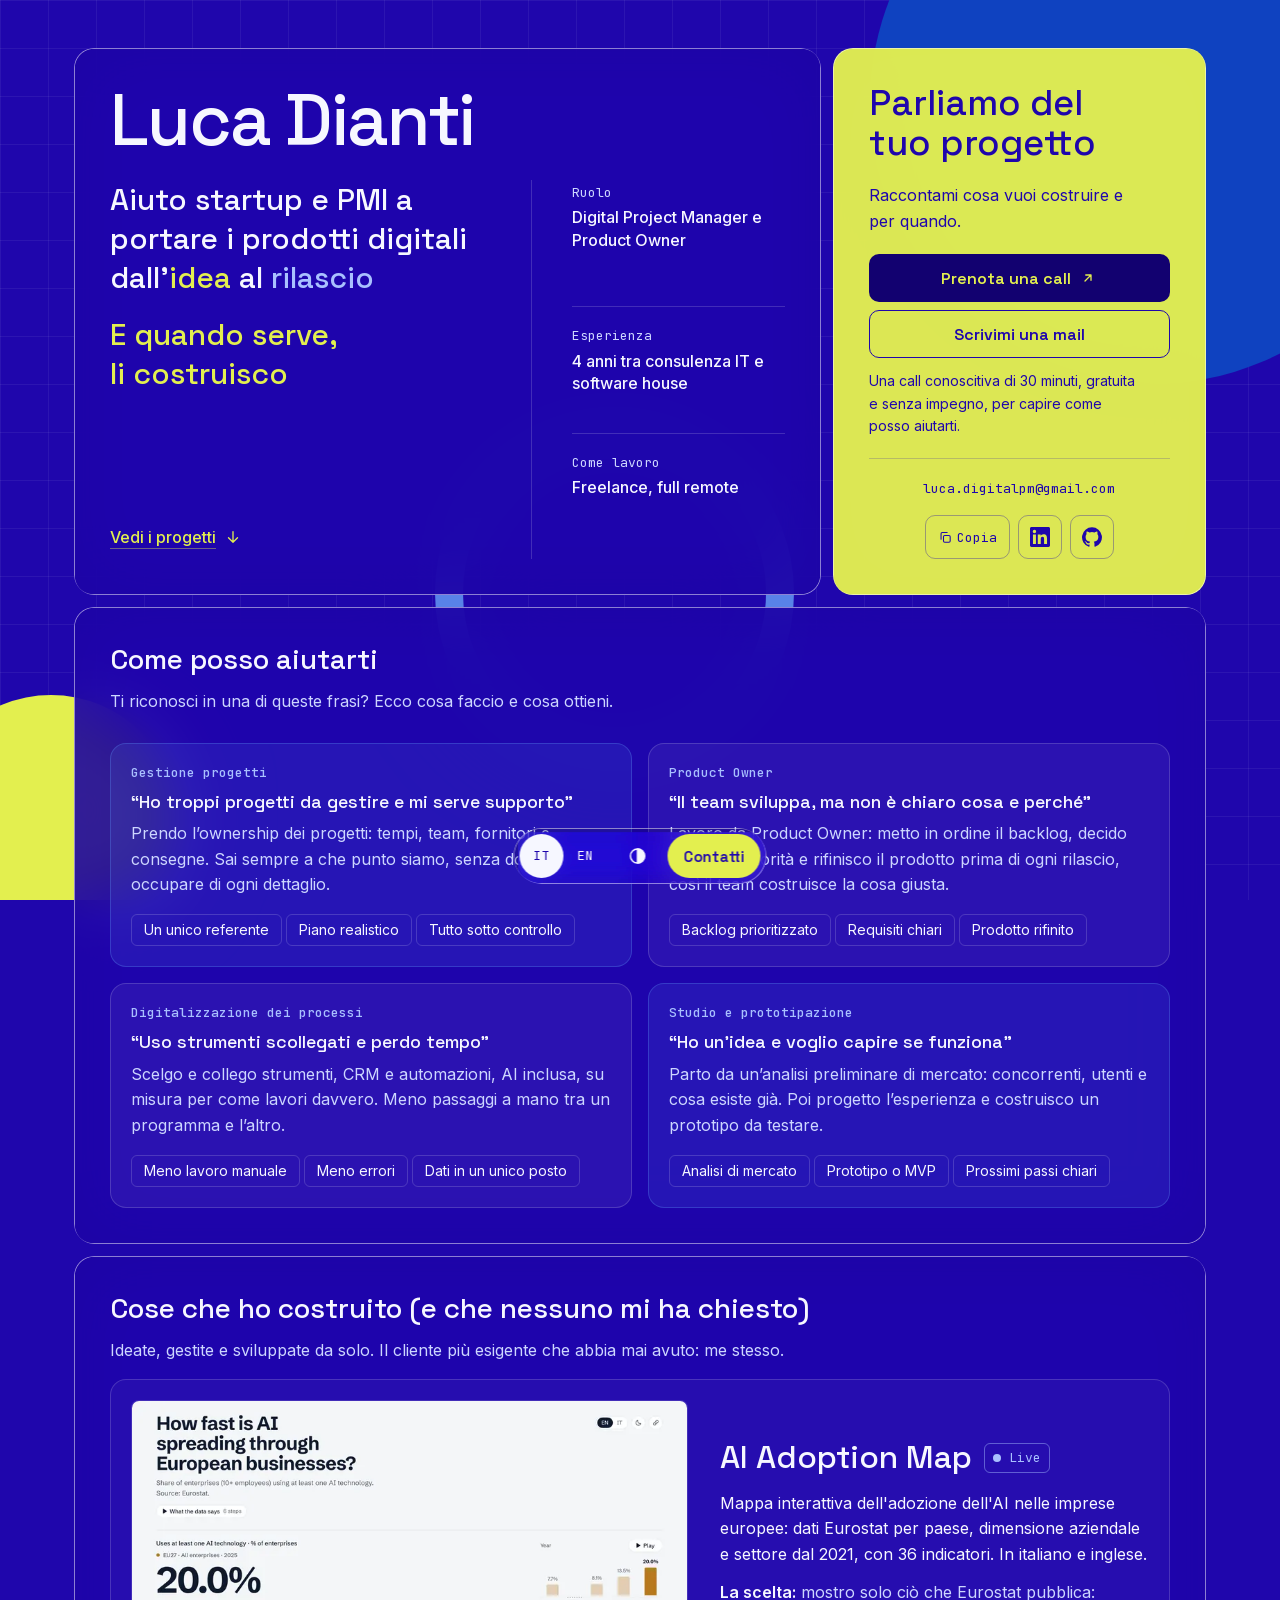
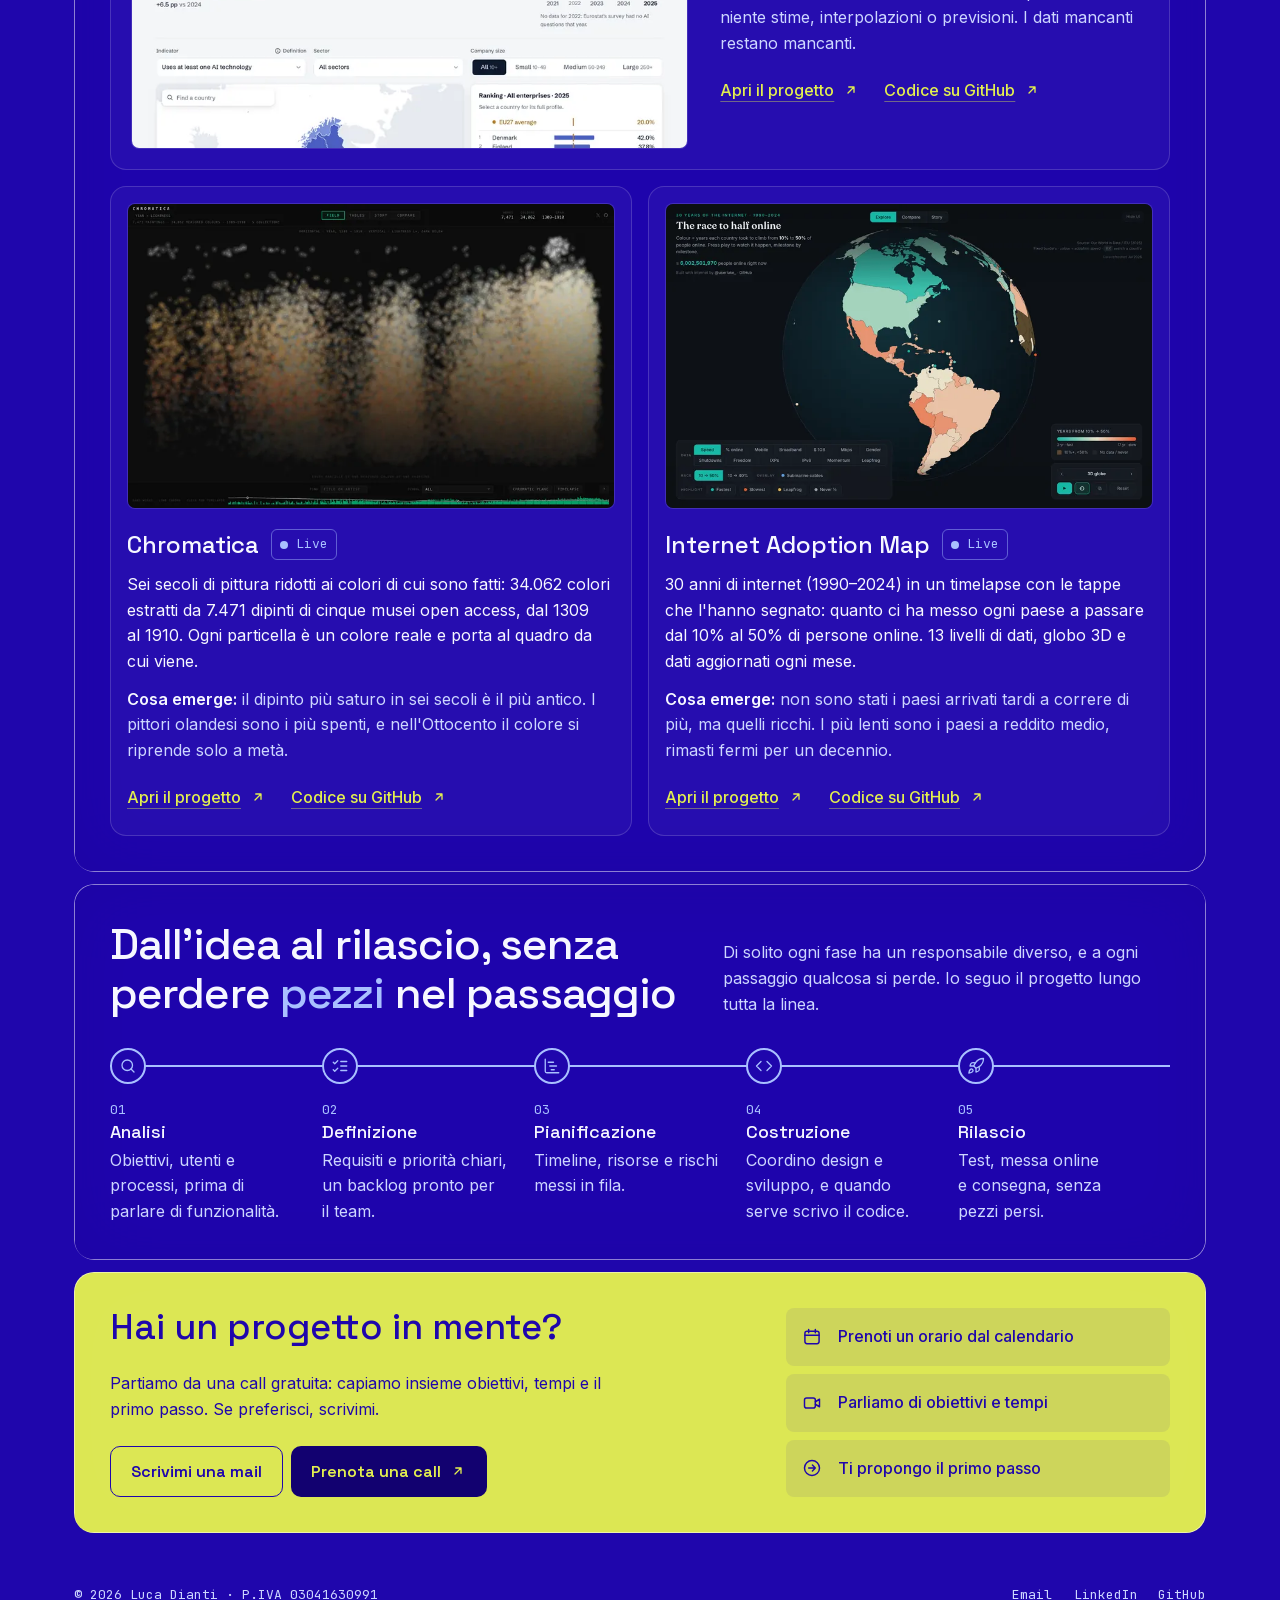
<file: index.html>
<!doctype html>
<html lang="it">
<head>
  <meta charset="utf-8">
  <meta name="viewport" content="width=device-width, initial-scale=1">
  <title>Luca Dianti | Digital Project Manager &amp; Product Owner freelance</title>
  <meta name="description" content="Digital Project Manager e Product Owner freelance. Gestisco prodotti digitali da 0 a 1 e li costruisco: sviluppo web full-stack, automazioni e integrazioni AI.">
  <meta name="theme-color" content="#1F06AC">
  <meta property="og:type" content="website">
  <meta property="og:title" content="Luca Dianti | Project Manager · Product Owner · Product Builder">
  <meta property="og:description" content="Aiuto startup e PMI a portare i prodotti digitali dall'idea al rilascio. E quando serve, li costruisco.">
  <meta property="og:locale" content="it_IT">
  <!-- URL assoluti richiesti da LinkedIn: aggiornare quando c'è un dominio -->
  <meta property="og:url" content="https://userman12.github.io/personal_portfolio/">
  <meta property="og:image" content="https://userman12.github.io/personal_portfolio/assets/og-image-it.png">
  <meta property="og:image:width" content="1200">
  <meta property="og:image:height" content="630">
  <meta property="og:image:alt" content="Luca Dianti: aiuto startup e PMI a portare i prodotti digitali dall’idea al rilascio.">
  <meta name="twitter:card" content="summary_large_image">
  <link rel="canonical" href="https://userman12.github.io/personal_portfolio/">
  <link rel="alternate" hreflang="it" href="https://userman12.github.io/personal_portfolio/">
  <link rel="alternate" hreflang="en" href="https://userman12.github.io/personal_portfolio/en/">
  <link rel="alternate" hreflang="x-default" href="https://userman12.github.io/personal_portfolio/">
  <link rel="prefetch" href="en/">
  <!-- Il browser non disegna la pagina finché non arriva a #ready: niente salto al cambio lingua -->
  <link rel="expect" href="#ready" blocking="render">
  <link rel="icon" href="favicon.svg" type="image/svg+xml">
  <link rel="preload" href="assets/fonts/inter-latin.woff2" as="font" type="font/woff2" crossorigin>
  <link rel="preload" href="assets/fonts/space-grotesk-latin.woff2" as="font" type="font/woff2" crossorigin>
  <link rel="stylesheet" href="style.css?v=58">
  <script>
    try {
      const t = localStorage.getItem('theme');
      if (t) {
        document.documentElement.dataset.theme = t;
        document.querySelector('meta[name="theme-color"]').content = t === 'light' ? '#f4f5fc' : '#1F06AC';
      }
    } catch (e) {}
  </script>
  <script type="application/ld+json">{"@context": "https://schema.org", "@type": "Person", "name": "Luca Dianti", "jobTitle": "Digital Project Manager e Product Owner freelance", "description": "Aiuto startup e PMI a portare i prodotti digitali dall'idea al rilascio.", "url": "https://userman12.github.io/personal_portfolio/", "email": "mailto:luca.digitalpm@gmail.com", "address": {"@type": "PostalAddress", "addressCountry": "IT"}, "sameAs": ["https://www.linkedin.com/in/itpm222/", "https://github.com/userman12"]}</script>
</head>
<body>
  <div class="backdrop" aria-hidden="true"><span class="orb orb-1"></span><span class="orb orb-2"></span><span class="ring"></span></div>
  <div class="dock lg-glass" data-lens>
    <nav class="lang mono" aria-label="Lingua">
      <a href="./" hreflang="it" aria-current="page">IT</a>
      <a href="en/" hreflang="en" lang="en">EN</a>
    </nav>
    <button class="icon-btn theme-btn" type="button" aria-label="Tema chiaro" aria-pressed="false">
      <svg viewBox="0 0 24 24" aria-hidden="true"><circle cx="12" cy="12" r="8.5" fill="none" stroke="currentColor" stroke-width="1.75"/><path d="M12 3.5a8.5 8.5 0 0 1 0 17z" fill="currentColor"/></svg>
    </button>
    <a class="dock-cta" href="#contatti">Contatti</a>
  </div>
  <!-- Barra fissa in alto: compare quando i contatti escono dallo schermo (main.js) -->
  <header class="topbar lg-glass" inert>
    <p class="topbar-id"><strong>Luca Dianti</strong> <span class="mono muted">Digital PM · Product Owner</span></p>
    <a class="pill pill-line topbar-mail" href="mailto:luca.digitalpm@gmail.com?subject=Nuovo%20progetto">Scrivimi</a>
    <a class="pill pill-solid" href="https://calendly.com/luca-digitalpm" target="_blank" rel="noopener">Prenota una call
      <svg viewBox="0 0 24 24" aria-hidden="true"><path d="M8 16 16 8M9 8h7v7"/></svg>
      <span class="sr-only">(si apre in una nuova scheda)</span>
    </a>
  </header>
  <main class="bento">
    <!-- Chi sono -->
    <section class="tile lg-glass tile-intro" aria-labelledby="name">
      <h1 id="name">Luca Dianti</h1>
      <p class="headline">Aiuto startup e PMI a portare i prodotti digitali <span class="nowrap">dall'<span class="chip">idea</span></span> <span class="nowrap">al <span class="chip chip-sky">rilascio</span></span> <em>E quando serve, li <span class="nowrap"><span class="chip">costruisco</span></span></em></p>
      <dl class="facts" aria-label="In breve">
        <div><dt>Ruolo</dt><dd>Digital Project Manager e Product Owner</dd></div>
        <div><dt>Esperienza</dt><dd>4 anni tra consulenza IT e software house</dd></div>
        <div><dt>Come lavoro</dt><dd>Freelance, full remote</dd></div>
      </dl>
      <a class="text-link" href="#lab">Vedi i progetti
        <svg viewBox="0 0 24 24" aria-hidden="true"><path d="M12 5v14M6 13l6 6 6-6"/></svg>
      </a>
    </section>

    <!-- Contatti -->
    <section class="tile lg-glass tile-cta" aria-labelledby="contatti">
      <h2 id="contatti" class="cta-title">Parliamo del tuo progetto</h2>
      <p class="cta-note">Raccontami cosa vuoi costruire e per quando.</p>
      <div class="cta-actions">
        <a class="btn btn-solid" href="https://calendly.com/luca-digitalpm" target="_blank" rel="noopener">Prenota una call
          <svg viewBox="0 0 24 24" aria-hidden="true"><path d="M8 16 16 8M9 8h7v7"/></svg>
          <span class="sr-only">(si apre in una nuova scheda)</span>
        </a>
        <a class="btn btn-line" href="mailto:luca.digitalpm@gmail.com?subject=Nuovo%20progetto">Scrivimi una mail</a>
      </div>
      <p class="cta-hint">Una call conoscitiva di 30 minuti, gratuita e senza impegno, per capire come posso aiutarti.</p>
      <div class="cta-foot">
        <span class="mono mail">luca.digitalpm@<wbr>gmail.com</span>
        <div class="contact-row">
          <button class="copy-btn mono" type="button" data-copy="luca.digitalpm@gmail.com" data-done="Copiata">
            <svg viewBox="0 0 24 24" aria-hidden="true"><rect x="9" y="9" width="11" height="11" rx="2"/><path d="M5 15V6a2 2 0 0 1 2-2h8"/></svg>
            <span class="copy-label">Copia</span>
            <svg class="check" viewBox="0 0 24 24" aria-hidden="true"><path d="M5 12.5l4.5 4.5L19 7.5"/></svg>
          </button>
          <ul class="social-icons">
            <li><a class="icon-btn" href="https://www.linkedin.com/in/itpm222/" target="_blank" rel="noopener" aria-label="LinkedIn (si apre in una nuova scheda)">
              <svg viewBox="0 0 24 24" aria-hidden="true" class="fill"><path d="M20.45 20.45h-3.55v-5.57c0-1.33-.03-3.04-1.85-3.04-1.86 0-2.14 1.45-2.14 2.94v5.67H9.35V9h3.41v1.56h.05c.48-.9 1.64-1.85 3.37-1.85 3.6 0 4.27 2.37 4.27 5.46v6.28zM5.34 7.43a2.06 2.06 0 1 1 0-4.13 2.06 2.06 0 0 1 0 4.13zm1.78 13.02H3.56V9h3.56v11.45zM22.23 0H1.77C.79 0 0 .77 0 1.73v20.54C0 23.23.79 24 1.77 24h20.45c.98 0 1.78-.77 1.78-1.73V1.73C24 .77 23.2 0 22.22 0z"/></svg>
            </a></li>
            <li><a class="icon-btn" href="https://github.com/userman12" target="_blank" rel="noopener" aria-label="GitHub (si apre in una nuova scheda)">
              <svg viewBox="0 0 24 24" aria-hidden="true" class="fill"><path d="M12 .3a12 12 0 0 0-3.8 23.38c.6.12.82-.26.82-.57l-.01-2.04c-3.34.72-4.04-1.61-4.04-1.61-.55-1.39-1.34-1.76-1.34-1.76-1.09-.74.08-.73.08-.73 1.2.09 1.84 1.24 1.84 1.24 1.07 1.83 2.8 1.3 3.49 1 .11-.78.42-1.3.76-1.6-2.67-.3-5.47-1.33-5.47-5.93 0-1.31.47-2.38 1.24-3.22-.14-.3-.54-1.52.1-3.18 0 0 1.01-.32 3.3 1.23a11.5 11.5 0 0 1 6 0c2.28-1.55 3.29-1.23 3.29-1.23.64 1.66.24 2.88.12 3.18a4.65 4.65 0 0 1 1.23 3.22c0 4.61-2.8 5.63-5.48 5.92.43.37.81 1.1.81 2.22l-.01 3.29c0 .32.21.69.82.57A12 12 0 0 0 12 .3"/></svg>
            </a></li>
          </ul>
        </div>
      </div>
      <p class="sr-only" role="status" aria-live="polite"></p>
    </section>

    <!-- Servizi -->
    <section class="tile lg-glass tile-services" aria-labelledby="servizi">
      <h2 id="servizi">Come posso aiutarti</h2>
      <p class="muted services-intro">Ti riconosci in una di queste frasi? Ecco cosa faccio e cosa ottieni.</p>
      <div class="services">
        <article class="service tone-sky">
          <h3 class="mono group-role">Gestione progetti</h3>
          <p class="service-need">“Ho troppi progetti da gestire e mi serve supporto”</p>
          <p class="muted">Prendo l’ownership dei progetti: tempi, team, fornitori e consegne. Sai sempre a che punto siamo, senza doverti occupare di ogni dettaglio.</p>
          <ul class="service-gets"><li>Un unico referente</li><li>Piano realistico</li><li>Tutto sotto controllo</li></ul>
        </article>
        <article class="service tone-royal">
          <h3 class="mono group-role">Product Owner</h3>
          <p class="service-need">“Il team sviluppa, ma non è chiaro cosa e perché”</p>
          <p class="muted">Lavoro da Product Owner: metto in ordine il backlog, decido con te le priorità e rifinisco il prodotto prima di ogni rilascio, così il team costruisce la cosa giusta.</p>
          <ul class="service-gets"><li>Backlog prioritizzato</li><li>Requisiti chiari</li><li>Prodotto rifinito</li></ul>
        </article>
        <article class="service tone-royal">
          <h3 class="mono group-role">Digitalizzazione dei processi</h3>
          <p class="service-need">“Uso strumenti scollegati e perdo tempo”</p>
          <p class="muted">Scelgo e collego strumenti, CRM e automazioni, AI inclusa, su misura per come lavori davvero. Meno passaggi a mano tra un programma e l’altro.</p>
          <ul class="service-gets"><li>Meno lavoro manuale</li><li>Meno errori</li><li>Dati in un unico posto</li></ul>
        </article>
        <article class="service tone-sky">
          <h3 class="mono group-role">Studio e prototipazione</h3>
          <p class="service-need">“Ho un’idea e voglio capire se funziona”</p>
          <p class="muted">Parto da un’analisi preliminare di mercato: concorrenti, utenti e cosa esiste già. Poi progetto l’esperienza e costruisco un prototipo da testare.</p>
          <ul class="service-gets"><li>Analisi di mercato</li><li>Prototipo o MVP</li><li>Prossimi passi chiari</li></ul>
        </article>
      </div>
    </section>

    <!-- Lab -->
    <section class="tile lg-glass tile-lab" id="lab" aria-labelledby="lab-title">
      <h2 id="lab-title">Cose che ho costruito (e che nessuno mi ha chiesto)</h2>
      <p class="muted lab-intro">Ideate, gestite e sviluppate da solo. Il cliente più esigente che abbia mai avuto: me stesso.</p>
      <div class="projects">
      <article class="project project-hero">
        <a class="shot" href="https://userman12.github.io/ai-adoption-map/" target="_blank" rel="noopener" tabindex="-1" aria-hidden="true">
          <img src="assets/ai-adoption-map-800.webp" srcset="assets/ai-adoption-map-800.webp 800w, assets/ai-adoption-map-1600.webp 1600w" sizes="(min-width: 1024px) 520px, 100vw" width="1600" height="1000" loading="lazy" decoding="async" alt="">
        </a>
        <div class="project-body">
          <div class="project-head">
            <h3>AI Adoption Map</h3>
            <span class="badge badge-live mono">Live</span>
          </div>
          <p>Mappa interattiva dell'adozione dell'AI nelle imprese europee: dati Eurostat per paese, dimensione aziendale e settore dal 2021, con 36 indicatori. In italiano e inglese.</p>
          <p class="project-note muted"><strong>La scelta:</strong> mostro solo ciò che Eurostat pubblica: niente stime, interpolazioni o previsioni. I dati mancanti restano mancanti.</p>
          <div class="project-links">
            <a class="text-link" href="https://userman12.github.io/ai-adoption-map/" target="_blank" rel="noopener">Apri il progetto
              <svg viewBox="0 0 24 24" aria-hidden="true"><path d="M8 16 16 8M9 8h7v7"/></svg><span class="sr-only">(si apre in una nuova scheda)</span></a>
            <a class="text-link" href="https://github.com/userman12/ai-adoption-map" target="_blank" rel="noopener">Codice su GitHub
              <svg viewBox="0 0 24 24" aria-hidden="true"><path d="M8 16 16 8M9 8h7v7"/></svg><span class="sr-only">(si apre in una nuova scheda)</span></a>
          </div>
        </div>
      </article>
      <article class="project">
        <a class="shot" href="https://userman12.github.io/chromatica/" target="_blank" rel="noopener" tabindex="-1" aria-hidden="true">
          <img src="assets/chromatica-800.webp" srcset="assets/chromatica-800.webp 800w, assets/chromatica-1600.webp 1600w" sizes="(min-width: 1024px) 520px, 100vw" width="1600" height="1000" loading="lazy" decoding="async" alt="">
        </a>
        <div class="project-body">
          <div class="project-head">
            <h3>Chromatica</h3>
            <span class="badge badge-live mono">Live</span>
          </div>
          <p>Sei secoli di pittura ridotti ai colori di cui sono fatti: 34.062 colori estratti da 7.471 dipinti di cinque musei open access, dal 1309 al 1910. Ogni particella è un colore reale e porta al quadro da cui viene.</p>
          <p class="project-note muted"><strong>Cosa emerge:</strong> il dipinto più saturo in sei secoli è il più antico. I pittori olandesi sono i più spenti, e nell'Ottocento il colore si riprende solo a metà.</p>
          <div class="project-links">
            <a class="text-link" href="https://userman12.github.io/chromatica/" target="_blank" rel="noopener">Apri il progetto
              <svg viewBox="0 0 24 24" aria-hidden="true"><path d="M8 16 16 8M9 8h7v7"/></svg><span class="sr-only">(si apre in una nuova scheda)</span></a>
            <a class="text-link" href="https://github.com/userman12/chromatica" target="_blank" rel="noopener">Codice su GitHub
              <svg viewBox="0 0 24 24" aria-hidden="true"><path d="M8 16 16 8M9 8h7v7"/></svg><span class="sr-only">(si apre in una nuova scheda)</span></a>
          </div>
        </div>
      </article>
      <article class="project">
        <a class="shot" href="https://userman12.github.io/internet-adoption-map/" target="_blank" rel="noopener" tabindex="-1" aria-hidden="true">
          <img src="assets/internet-adoption-map-800.webp" srcset="assets/internet-adoption-map-800.webp 800w, assets/internet-adoption-map-1600.webp 1600w" sizes="(min-width: 1024px) 520px, 100vw" width="1600" height="1000" loading="lazy" decoding="async" alt="">
        </a>
        <div class="project-body">
          <div class="project-head">
            <h3>Internet Adoption Map</h3>
            <span class="badge badge-live mono">Live</span>
          </div>
          <p>30 anni di internet (1990–2024) in un timelapse con le tappe che l'hanno segnato: quanto ci ha messo ogni paese a passare dal 10% al 50% di persone online. 13 livelli di dati, globo 3D e dati aggiornati ogni mese.</p>
          <p class="project-note muted"><strong>Cosa emerge:</strong> non sono stati i paesi arrivati tardi a correre di più, ma quelli ricchi. I più lenti sono i paesi a reddito medio, rimasti fermi per un decennio.</p>
          <div class="project-links">
            <a class="text-link" href="https://userman12.github.io/internet-adoption-map/" target="_blank" rel="noopener">Apri il progetto
              <svg viewBox="0 0 24 24" aria-hidden="true"><path d="M8 16 16 8M9 8h7v7"/></svg><span class="sr-only">(si apre in una nuova scheda)</span></a>
            <a class="text-link" href="https://github.com/userman12/internet-adoption-map" target="_blank" rel="noopener">Codice su GitHub
              <svg viewBox="0 0 24 24" aria-hidden="true"><path d="M8 16 16 8M9 8h7v7"/></svg><span class="sr-only">(si apre in una nuova scheda)</span></a>
          </div>
        </div>
      </article>
      </div>
    </section>

    <!-- Come lavoro -->
    <section class="tile lg-glass tile-method" aria-labelledby="metodo">
      <div class="method-head">
        <h2 id="metodo">Dall'idea al rilascio, senza perdere <span class="chip chip-sky">pezzi</span> nel passaggio</h2>
        <p class="muted">Di solito ogni fase ha un responsabile diverso, e a ogni passaggio qualcosa si perde. Io seguo il progetto lungo tutta la linea.</p>
      </div>
      <ol class="steps">
        <li><span class="step-icon" aria-hidden="true"><svg viewBox="0 0 24 24"><circle cx="11" cy="11" r="7"/><path d="m20 20-4-4"/></svg></span><span class="step-n mono">01</span><h3>Analisi</h3><p>Obiettivi, utenti e processi, prima di parlare di funzionalità.</p></li>
        <li><span class="step-icon" aria-hidden="true"><svg viewBox="0 0 24 24"><path d="m3 7 2 2 4-4M3 17l2 2 4-4M13 6h8M13 12h8M13 18h8"/></svg></span><span class="step-n mono">02</span><h3>Definizione</h3><p>Requisiti e priorità chiari, un backlog pronto per il team.</p></li>
        <li><span class="step-icon" aria-hidden="true"><svg viewBox="0 0 24 24"><path d="M3 3v16a2 2 0 0 0 2 2h16M7 7h7M9 12h9M11 17h4"/></svg></span><span class="step-n mono">03</span><h3>Pianificazione</h3><p>Timeline, risorse e rischi messi in fila.</p></li>
        <li><span class="step-icon" aria-hidden="true"><svg viewBox="0 0 24 24"><path d="m16 18 6-6-6-6M8 6l-6 6 6 6"/></svg></span><span class="step-n mono">04</span><h3>Costruzione</h3><p>Coordino design e sviluppo, e quando serve scrivo il codice.</p></li>
        <li><span class="step-icon" aria-hidden="true"><svg viewBox="0 0 24 24"><path d="M4.5 16.5c-1.5 1.26-2 5-2 5s3.74-.5 5-2c.71-.84.7-2.13-.09-2.91a2.18 2.18 0 0 0-2.91-.09z"/><path d="m12 15-3-3a22 22 0 0 1 2-3.95A12.88 12.88 0 0 1 22 2c0 2.72-.78 7.5-6 11a22.35 22.35 0 0 1-4 2z"/><path d="M9 12H4s.55-3.03 2-4c1.62-1.08 5 0 5 0M12 15v5s3.03-.55 4-2c1.08-1.62 0-5 0-5"/></svg></span><span class="step-n mono">05</span><h3>Rilascio</h3><p>Test, messa online e consegna, senza pezzi persi.</p></li>
      </ol>
    </section>

    <!-- Chiusura: invito finale a contattarmi -->
    <section class="tile lg-glass tile-cta tile-end" aria-labelledby="chiusura">
      <h2 id="chiusura" class="cta-title">Hai un progetto in mente?</h2>
      <p class="cta-note">Partiamo da una call gratuita: capiamo insieme obiettivi, tempi e il primo passo. Se preferisci, scrivimi.</p>
      <div class="cta-actions">
        <a class="btn btn-line" href="mailto:luca.digitalpm@gmail.com?subject=Nuovo%20progetto">Scrivimi una mail</a>
        <a class="btn btn-solid" href="https://calendly.com/luca-digitalpm" target="_blank" rel="noopener">Prenota una call
          <svg viewBox="0 0 24 24" aria-hidden="true"><path d="M8 16 16 8M9 8h7v7"/></svg>
          <span class="sr-only">(si apre in una nuova scheda)</span>
        </a>
      </div>
      <ol class="cta-steps" aria-label="Come funziona">
        <li><svg viewBox="0 0 24 24" aria-hidden="true"><rect x="3.5" y="5" width="17" height="15" rx="2.5"/><path d="M3.5 10h17M8 3v4M16 3v4"/></svg>Prenoti un orario dal calendario</li>
        <li><svg viewBox="0 0 24 24" aria-hidden="true"><rect x="3" y="6" width="13" height="12" rx="2.5"/><path d="m16 10.5 5-3v9l-5-3"/></svg>Parliamo di obiettivi e tempi</li>
        <li><svg viewBox="0 0 24 24" aria-hidden="true"><circle cx="12" cy="12" r="9"/><path d="M8 12h8m-3.5-3.5L16 12l-3.5 3.5"/></svg>Ti propongo il primo passo</li>
      </ol>
    </section>
  </main>

  <footer class="site-foot mono">
    <p>© 2026 Luca Dianti · P.IVA 03041630991</p>
    <ul>
      <li><a href="mailto:luca.digitalpm@gmail.com">Email</a></li>
      <li><a href="https://www.linkedin.com/in/itpm222/" target="_blank" rel="noopener">LinkedIn</a></li>
      <li><a href="https://github.com/userman12" target="_blank" rel="noopener">GitHub</a></li>
    </ul>
  </footer>

  <!-- Senza defer: posiziona la pagina prima del primo disegno (vedi rel="expect" nell'head) -->
  <script src="main.js?v=15"></script>
  <div id="ready" hidden></div>
  <script src="glass.js?v=5" defer></script>
</body>
</html>
</file>
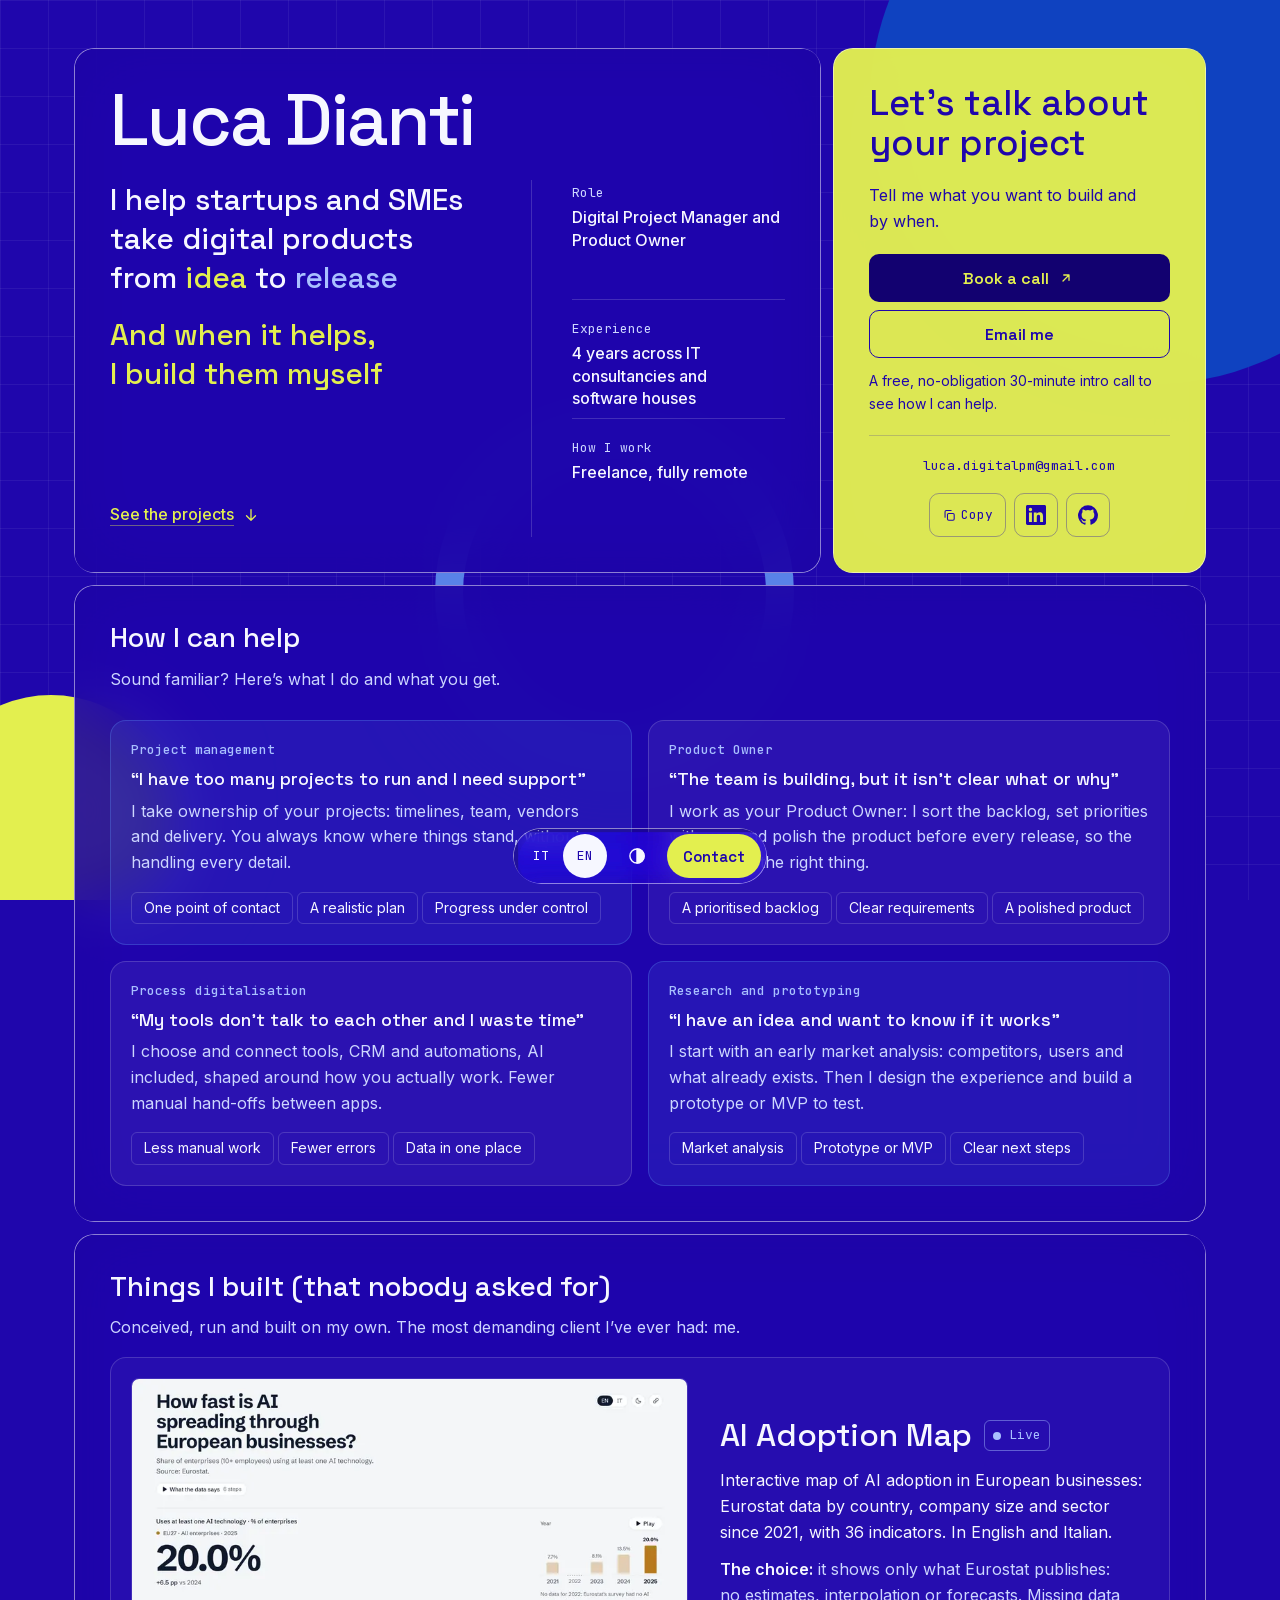
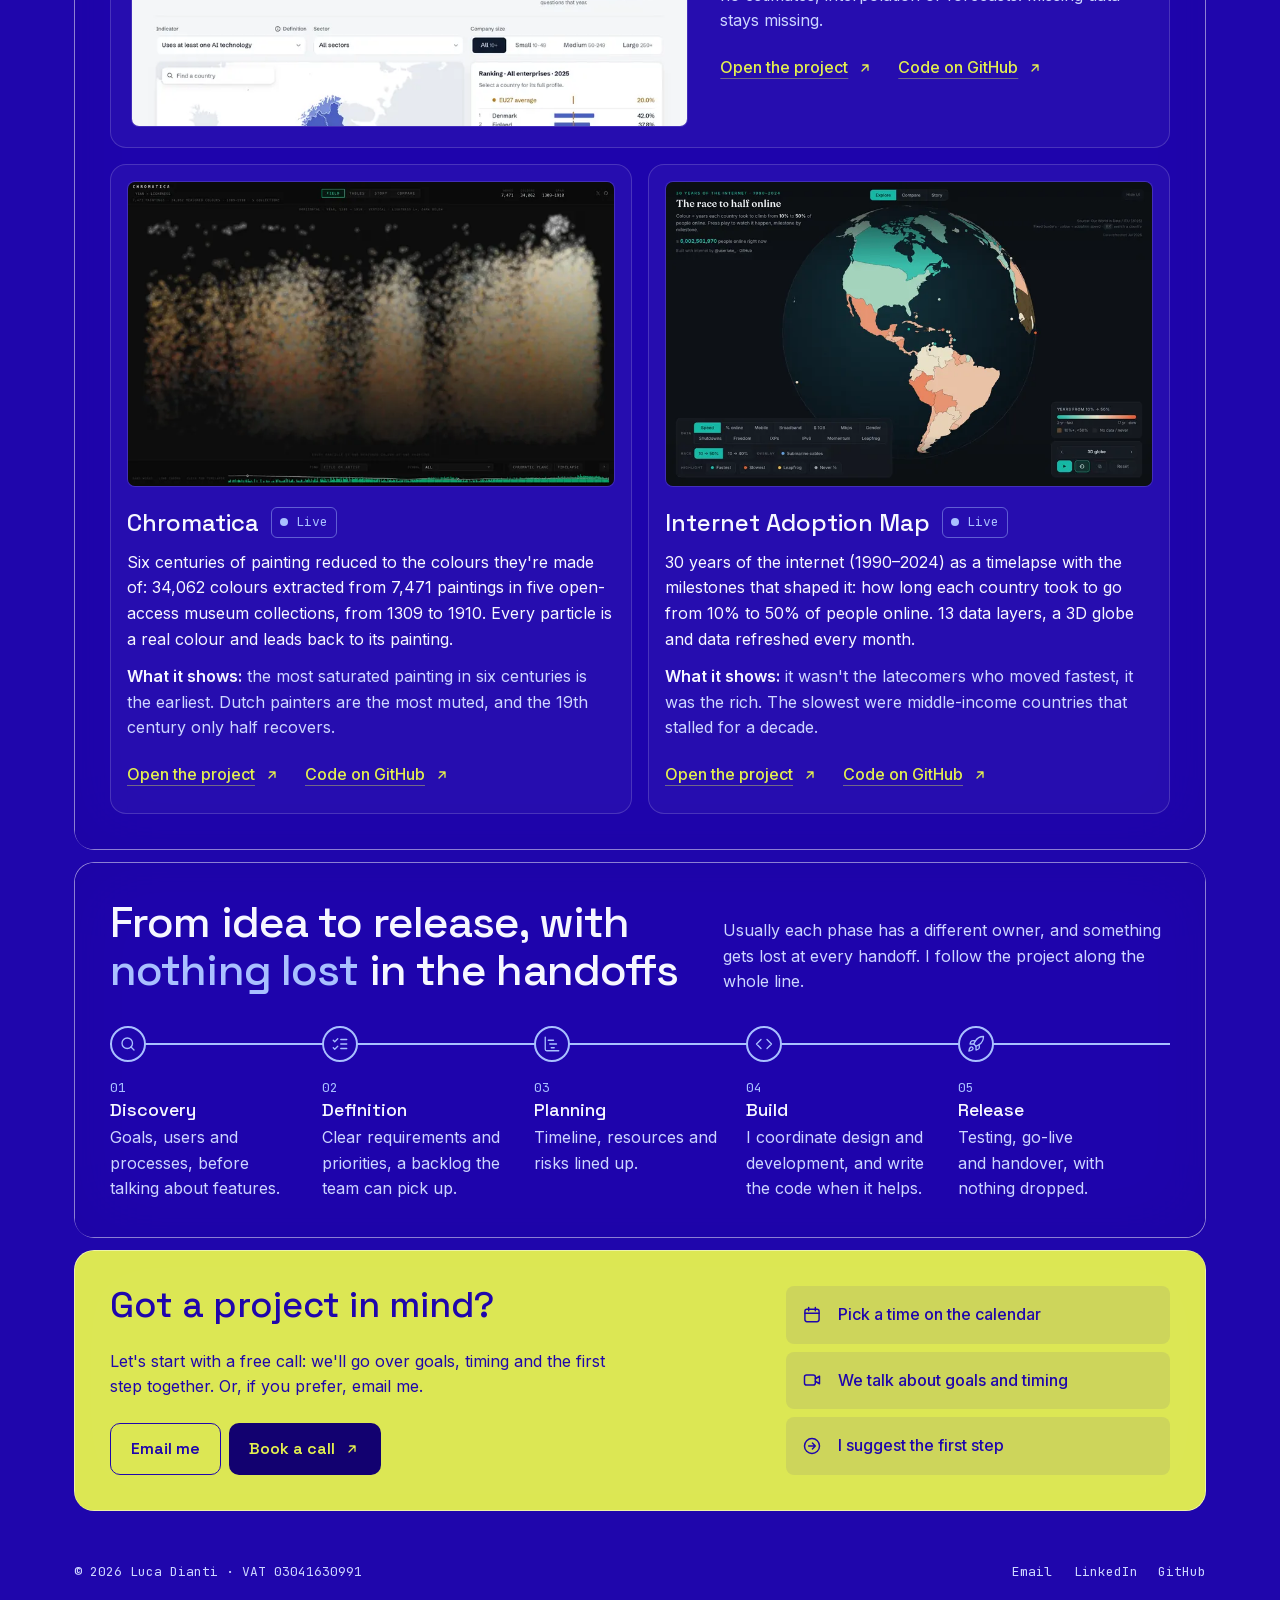
<file: en/index.html>
<!doctype html>
<html lang="en">
<head>
  <meta charset="utf-8">
  <meta name="viewport" content="width=device-width, initial-scale=1">
  <title>Luca Dianti | Freelance Digital Project Manager &amp; Product Owner</title>
  <meta name="description" content="Freelance Digital Project Manager and Product Owner. I take digital products from 0 to 1 and build them too: full-stack web development, automations and AI integrations.">
  <meta name="theme-color" content="#1F06AC">
  <meta property="og:type" content="website">
  <meta property="og:title" content="Luca Dianti | Project Manager · Product Owner · Product Builder">
  <meta property="og:description" content="I help startups and SMEs take digital products from idea to release. And when it helps, I build them myself.">
  <meta property="og:locale" content="en_GB">
  <!-- URL assoluti richiesti da LinkedIn: aggiornare quando c'è un dominio -->
  <meta property="og:url" content="https://userman12.github.io/personal_portfolio/en/">
  <meta property="og:image" content="https://userman12.github.io/personal_portfolio/assets/og-image-en.png">
  <meta property="og:image:width" content="1200">
  <meta property="og:image:height" content="630">
  <meta property="og:image:alt" content="Luca Dianti: I help startups and SMEs take digital products from idea to release.">
  <meta name="twitter:card" content="summary_large_image">
  <link rel="canonical" href="https://userman12.github.io/personal_portfolio/en/">
  <link rel="alternate" hreflang="it" href="https://userman12.github.io/personal_portfolio/">
  <link rel="alternate" hreflang="en" href="https://userman12.github.io/personal_portfolio/en/">
  <link rel="alternate" hreflang="x-default" href="https://userman12.github.io/personal_portfolio/">
  <link rel="prefetch" href="../">
  <!-- Il browser non disegna la pagina finché non arriva a #ready: niente salto al cambio lingua -->
  <link rel="expect" href="#ready" blocking="render">
  <link rel="icon" href="../favicon.svg" type="image/svg+xml">
  <link rel="preload" href="../assets/fonts/inter-latin.woff2" as="font" type="font/woff2" crossorigin>
  <link rel="preload" href="../assets/fonts/space-grotesk-latin.woff2" as="font" type="font/woff2" crossorigin>
  <link rel="stylesheet" href="../style.css?v=58">
  <script>
    try {
      const t = localStorage.getItem('theme');
      if (t) {
        document.documentElement.dataset.theme = t;
        document.querySelector('meta[name="theme-color"]').content = t === 'light' ? '#f4f5fc' : '#1F06AC';
      }
    } catch (e) {}
  </script>
  <script type="application/ld+json">{"@context": "https://schema.org", "@type": "Person", "name": "Luca Dianti", "jobTitle": "Freelance Digital Project Manager and Product Owner", "description": "I help startups and SMEs take digital products from idea to release.", "url": "https://userman12.github.io/personal_portfolio/en/", "email": "mailto:luca.digitalpm@gmail.com", "address": {"@type": "PostalAddress", "addressCountry": "IT"}, "sameAs": ["https://www.linkedin.com/in/itpm222/", "https://github.com/userman12"]}</script>
</head>
<body>
  <div class="backdrop" aria-hidden="true"><span class="orb orb-1"></span><span class="orb orb-2"></span><span class="ring"></span></div>
  <div class="dock lg-glass" data-lens>
    <nav class="lang mono" aria-label="Language">
      <a href="../" hreflang="it" lang="it">IT</a>
      <a href="./" hreflang="en" aria-current="page">EN</a>
    </nav>
    <button class="icon-btn theme-btn" type="button" aria-label="Light theme" aria-pressed="false">
      <svg viewBox="0 0 24 24" aria-hidden="true"><circle cx="12" cy="12" r="8.5" fill="none" stroke="currentColor" stroke-width="1.75"/><path d="M12 3.5a8.5 8.5 0 0 1 0 17z" fill="currentColor"/></svg>
    </button>
    <a class="dock-cta" href="#contact">Contact</a>
  </div>
  <!-- Barra fissa in alto: compare quando i contatti escono dallo schermo (main.js) -->
  <header class="topbar lg-glass" inert>
    <p class="topbar-id"><strong>Luca Dianti</strong> <span class="mono muted">Digital PM · Product Owner</span></p>
    <a class="pill pill-line topbar-mail" href="mailto:luca.digitalpm@gmail.com?subject=New%20project">Email me</a>
    <a class="pill pill-solid" href="https://calendly.com/luca-digitalpm" target="_blank" rel="noopener">Book a call
      <svg viewBox="0 0 24 24" aria-hidden="true"><path d="M8 16 16 8M9 8h7v7"/></svg>
      <span class="sr-only">(opens in a new tab)</span>
    </a>
  </header>
  <main class="bento">
    <!-- Chi sono -->
    <section class="tile lg-glass tile-intro" aria-labelledby="name">
      <h1 id="name">Luca Dianti</h1>
      <p class="headline">I help startups and SMEs take digital products <span class="nowrap">from <span class="chip">idea</span></span> <span class="nowrap">to <span class="chip chip-sky">release</span></span> <em>And when it helps, <span class="nowrap">I <span class="chip">build</span></span> them myself</em></p>
      <dl class="facts" aria-label="At a glance">
        <div><dt>Role</dt><dd>Digital Project Manager and Product Owner</dd></div>
        <div><dt>Experience</dt><dd>4 years across IT consultancies and software houses</dd></div>
        <div><dt>How I work</dt><dd>Freelance, fully remote</dd></div>
      </dl>
      <a class="text-link" href="#lab">See the projects
        <svg viewBox="0 0 24 24" aria-hidden="true"><path d="M12 5v14M6 13l6 6 6-6"/></svg>
      </a>
    </section>

    <!-- Contatti -->
    <section class="tile lg-glass tile-cta" aria-labelledby="contact">
      <h2 id="contact" class="cta-title">Let's talk about your project</h2>
      <p class="cta-note">Tell me what you want to build and by when.</p>
      <div class="cta-actions">
        <a class="btn btn-solid" href="https://calendly.com/luca-digitalpm" target="_blank" rel="noopener">Book a call
          <svg viewBox="0 0 24 24" aria-hidden="true"><path d="M8 16 16 8M9 8h7v7"/></svg>
          <span class="sr-only">(opens in a new tab)</span>
        </a>
        <a class="btn btn-line" href="mailto:luca.digitalpm@gmail.com?subject=New%20project">Email me</a>
      </div>
      <p class="cta-hint">A free, no-obligation 30-minute intro call to see how I can help.</p>
      <div class="cta-foot">
        <span class="mono mail">luca.digitalpm@<wbr>gmail.com</span>
        <div class="contact-row">
          <button class="copy-btn mono" type="button" data-copy="luca.digitalpm@gmail.com" data-done="Copied">
            <svg viewBox="0 0 24 24" aria-hidden="true"><rect x="9" y="9" width="11" height="11" rx="2"/><path d="M5 15V6a2 2 0 0 1 2-2h8"/></svg>
            <span class="copy-label">Copy</span>
            <svg class="check" viewBox="0 0 24 24" aria-hidden="true"><path d="M5 12.5l4.5 4.5L19 7.5"/></svg>
          </button>
          <ul class="social-icons">
            <li><a class="icon-btn" href="https://www.linkedin.com/in/itpm222/" target="_blank" rel="noopener" aria-label="LinkedIn (opens in a new tab)">
              <svg viewBox="0 0 24 24" aria-hidden="true" class="fill"><path d="M20.45 20.45h-3.55v-5.57c0-1.33-.03-3.04-1.85-3.04-1.86 0-2.14 1.45-2.14 2.94v5.67H9.35V9h3.41v1.56h.05c.48-.9 1.64-1.85 3.37-1.85 3.6 0 4.27 2.37 4.27 5.46v6.28zM5.34 7.43a2.06 2.06 0 1 1 0-4.13 2.06 2.06 0 0 1 0 4.13zm1.78 13.02H3.56V9h3.56v11.45zM22.23 0H1.77C.79 0 0 .77 0 1.73v20.54C0 23.23.79 24 1.77 24h20.45c.98 0 1.78-.77 1.78-1.73V1.73C24 .77 23.2 0 22.22 0z"/></svg>
            </a></li>
            <li><a class="icon-btn" href="https://github.com/userman12" target="_blank" rel="noopener" aria-label="GitHub (opens in a new tab)">
              <svg viewBox="0 0 24 24" aria-hidden="true" class="fill"><path d="M12 .3a12 12 0 0 0-3.8 23.38c.6.12.82-.26.82-.57l-.01-2.04c-3.34.72-4.04-1.61-4.04-1.61-.55-1.39-1.34-1.76-1.34-1.76-1.09-.74.08-.73.08-.73 1.2.09 1.84 1.24 1.84 1.24 1.07 1.83 2.8 1.3 3.49 1 .11-.78.42-1.3.76-1.6-2.67-.3-5.47-1.33-5.47-5.93 0-1.31.47-2.38 1.24-3.22-.14-.3-.54-1.52.1-3.18 0 0 1.01-.32 3.3 1.23a11.5 11.5 0 0 1 6 0c2.28-1.55 3.29-1.23 3.29-1.23.64 1.66.24 2.88.12 3.18a4.65 4.65 0 0 1 1.23 3.22c0 4.61-2.8 5.63-5.48 5.92.43.37.81 1.1.81 2.22l-.01 3.29c0 .32.21.69.82.57A12 12 0 0 0 12 .3"/></svg>
            </a></li>
          </ul>
        </div>
      </div>
      <p class="sr-only" role="status" aria-live="polite"></p>
    </section>

    <!-- Servizi -->
    <section class="tile lg-glass tile-services" aria-labelledby="services">
      <h2 id="services">How I can help</h2>
      <p class="muted services-intro">Sound familiar? Here’s what I do and what you get.</p>
      <div class="services">
        <article class="service tone-sky">
          <h3 class="mono group-role">Project management</h3>
          <p class="service-need">“I have too many projects to run and I need support”</p>
          <p class="muted">I take ownership of your projects: timelines, team, vendors and delivery. You always know where things stand, without handling every detail.</p>
          <ul class="service-gets"><li>One point of contact</li><li>A realistic plan</li><li>Progress under control</li></ul>
        </article>
        <article class="service tone-royal">
          <h3 class="mono group-role">Product Owner</h3>
          <p class="service-need">“The team is building, but it isn’t clear what or why”</p>
          <p class="muted">I work as your Product Owner: I sort the backlog, set priorities with you and polish the product before every release, so the team builds the right thing.</p>
          <ul class="service-gets"><li>A prioritised backlog</li><li>Clear requirements</li><li>A polished product</li></ul>
        </article>
        <article class="service tone-royal">
          <h3 class="mono group-role">Process digitalisation</h3>
          <p class="service-need">“My tools don’t talk to each other and I waste time”</p>
          <p class="muted">I choose and connect tools, CRM and automations, AI included, shaped around how you actually work. Fewer manual hand-offs between apps.</p>
          <ul class="service-gets"><li>Less manual work</li><li>Fewer errors</li><li>Data in one place</li></ul>
        </article>
        <article class="service tone-sky">
          <h3 class="mono group-role">Research and prototyping</h3>
          <p class="service-need">“I have an idea and want to know if it works”</p>
          <p class="muted">I start with an early market analysis: competitors, users and what already exists. Then I design the experience and build a prototype or MVP to test.</p>
          <ul class="service-gets"><li>Market analysis</li><li>Prototype or MVP</li><li>Clear next steps</li></ul>
        </article>
      </div>
    </section>

    <!-- Lab -->
    <section class="tile lg-glass tile-lab" id="lab" aria-labelledby="lab-title">
      <h2 id="lab-title">Things I built (that nobody asked for)</h2>
      <p class="muted lab-intro">Conceived, run and built on my own. The most demanding client I’ve ever had: me.</p>
      <div class="projects">
      <article class="project project-hero">
        <a class="shot" href="https://userman12.github.io/ai-adoption-map/" target="_blank" rel="noopener" tabindex="-1" aria-hidden="true">
          <img src="../assets/ai-adoption-map-800.webp" srcset="../assets/ai-adoption-map-800.webp 800w, ../assets/ai-adoption-map-1600.webp 1600w" sizes="(min-width: 1024px) 520px, 100vw" width="1600" height="1000" loading="lazy" decoding="async" alt="">
        </a>
        <div class="project-body">
          <div class="project-head">
            <h3>AI Adoption Map</h3>
            <span class="badge badge-live mono">Live</span>
          </div>
          <p>Interactive map of AI adoption in European businesses: Eurostat data by country, company size and sector since 2021, with 36 indicators. In English and Italian.</p>
          <p class="project-note muted"><strong>The choice:</strong> it shows only what Eurostat publishes: no estimates, interpolation or forecasts. Missing data stays missing.</p>
          <div class="project-links">
            <a class="text-link" href="https://userman12.github.io/ai-adoption-map/" target="_blank" rel="noopener">Open the project
              <svg viewBox="0 0 24 24" aria-hidden="true"><path d="M8 16 16 8M9 8h7v7"/></svg><span class="sr-only">(opens in a new tab)</span></a>
            <a class="text-link" href="https://github.com/userman12/ai-adoption-map" target="_blank" rel="noopener">Code on GitHub
              <svg viewBox="0 0 24 24" aria-hidden="true"><path d="M8 16 16 8M9 8h7v7"/></svg><span class="sr-only">(opens in a new tab)</span></a>
          </div>
        </div>
      </article>
      <article class="project">
        <a class="shot" href="https://userman12.github.io/chromatica/" target="_blank" rel="noopener" tabindex="-1" aria-hidden="true">
          <img src="../assets/chromatica-800.webp" srcset="../assets/chromatica-800.webp 800w, ../assets/chromatica-1600.webp 1600w" sizes="(min-width: 1024px) 520px, 100vw" width="1600" height="1000" loading="lazy" decoding="async" alt="">
        </a>
        <div class="project-body">
          <div class="project-head">
            <h3>Chromatica</h3>
            <span class="badge badge-live mono">Live</span>
          </div>
          <p>Six centuries of painting reduced to the colours they're made of: 34,062 colours extracted from 7,471 paintings in five open-access museum collections, from 1309 to 1910. Every particle is a real colour and leads back to its painting.</p>
          <p class="project-note muted"><strong>What it shows:</strong> the most saturated painting in six centuries is the earliest. Dutch painters are the most muted, and the 19th century only half recovers.</p>
          <div class="project-links">
            <a class="text-link" href="https://userman12.github.io/chromatica/" target="_blank" rel="noopener">Open the project
              <svg viewBox="0 0 24 24" aria-hidden="true"><path d="M8 16 16 8M9 8h7v7"/></svg><span class="sr-only">(opens in a new tab)</span></a>
            <a class="text-link" href="https://github.com/userman12/chromatica" target="_blank" rel="noopener">Code on GitHub
              <svg viewBox="0 0 24 24" aria-hidden="true"><path d="M8 16 16 8M9 8h7v7"/></svg><span class="sr-only">(opens in a new tab)</span></a>
          </div>
        </div>
      </article>
      <article class="project">
        <a class="shot" href="https://userman12.github.io/internet-adoption-map/" target="_blank" rel="noopener" tabindex="-1" aria-hidden="true">
          <img src="../assets/internet-adoption-map-800.webp" srcset="../assets/internet-adoption-map-800.webp 800w, ../assets/internet-adoption-map-1600.webp 1600w" sizes="(min-width: 1024px) 520px, 100vw" width="1600" height="1000" loading="lazy" decoding="async" alt="">
        </a>
        <div class="project-body">
          <div class="project-head">
            <h3>Internet Adoption Map</h3>
            <span class="badge badge-live mono">Live</span>
          </div>
          <p>30 years of the internet (1990–2024) as a timelapse with the milestones that shaped it: how long each country took to go from 10% to 50% of people online. 13 data layers, a 3D globe and data refreshed every month.</p>
          <p class="project-note muted"><strong>What it shows:</strong> it wasn't the latecomers who moved fastest, it was the rich. The slowest were middle-income countries that stalled for a decade.</p>
          <div class="project-links">
            <a class="text-link" href="https://userman12.github.io/internet-adoption-map/" target="_blank" rel="noopener">Open the project
              <svg viewBox="0 0 24 24" aria-hidden="true"><path d="M8 16 16 8M9 8h7v7"/></svg><span class="sr-only">(opens in a new tab)</span></a>
            <a class="text-link" href="https://github.com/userman12/internet-adoption-map" target="_blank" rel="noopener">Code on GitHub
              <svg viewBox="0 0 24 24" aria-hidden="true"><path d="M8 16 16 8M9 8h7v7"/></svg><span class="sr-only">(opens in a new tab)</span></a>
          </div>
        </div>
      </article>
      </div>
    </section>

    <!-- Come lavoro -->
    <section class="tile lg-glass tile-method" aria-labelledby="method">
      <div class="method-head">
        <h2 id="method">From idea to release, with <span class="chip chip-sky">nothing lost</span> in the handoffs</h2>
        <p class="muted">Usually each phase has a different owner, and something gets lost at every handoff. I follow the project along the whole line.</p>
      </div>
      <ol class="steps">
        <li><span class="step-icon" aria-hidden="true"><svg viewBox="0 0 24 24"><circle cx="11" cy="11" r="7"/><path d="m20 20-4-4"/></svg></span><span class="step-n mono">01</span><h3>Discovery</h3><p>Goals, users and processes, before talking about features.</p></li>
        <li><span class="step-icon" aria-hidden="true"><svg viewBox="0 0 24 24"><path d="m3 7 2 2 4-4M3 17l2 2 4-4M13 6h8M13 12h8M13 18h8"/></svg></span><span class="step-n mono">02</span><h3>Definition</h3><p>Clear requirements and priorities, a backlog the team can pick up.</p></li>
        <li><span class="step-icon" aria-hidden="true"><svg viewBox="0 0 24 24"><path d="M3 3v16a2 2 0 0 0 2 2h16M7 7h7M9 12h9M11 17h4"/></svg></span><span class="step-n mono">03</span><h3>Planning</h3><p>Timeline, resources and risks lined up.</p></li>
        <li><span class="step-icon" aria-hidden="true"><svg viewBox="0 0 24 24"><path d="m16 18 6-6-6-6M8 6l-6 6 6 6"/></svg></span><span class="step-n mono">04</span><h3>Build</h3><p>I coordinate design and development, and write the code when it helps.</p></li>
        <li><span class="step-icon" aria-hidden="true"><svg viewBox="0 0 24 24"><path d="M4.5 16.5c-1.5 1.26-2 5-2 5s3.74-.5 5-2c.71-.84.7-2.13-.09-2.91a2.18 2.18 0 0 0-2.91-.09z"/><path d="m12 15-3-3a22 22 0 0 1 2-3.95A12.88 12.88 0 0 1 22 2c0 2.72-.78 7.5-6 11a22.35 22.35 0 0 1-4 2z"/><path d="M9 12H4s.55-3.03 2-4c1.62-1.08 5 0 5 0M12 15v5s3.03-.55 4-2c1.08-1.62 0-5 0-5"/></svg></span><span class="step-n mono">05</span><h3>Release</h3><p>Testing, go-live and handover, with nothing dropped.</p></li>
      </ol>
    </section>

    <!-- Chiusura: invito finale a contattarmi -->
    <section class="tile lg-glass tile-cta tile-end" aria-labelledby="closing">
      <h2 id="closing" class="cta-title">Got a project in mind?</h2>
      <p class="cta-note">Let's start with a free call: we'll go over goals, timing and the first step together. Or, if you prefer, email me.</p>
      <div class="cta-actions">
        <a class="btn btn-line" href="mailto:luca.digitalpm@gmail.com?subject=New%20project">Email me</a>
        <a class="btn btn-solid" href="https://calendly.com/luca-digitalpm" target="_blank" rel="noopener">Book a call
          <svg viewBox="0 0 24 24" aria-hidden="true"><path d="M8 16 16 8M9 8h7v7"/></svg>
          <span class="sr-only">(opens in a new tab)</span>
        </a>
      </div>
      <ol class="cta-steps" aria-label="How it works">
        <li><svg viewBox="0 0 24 24" aria-hidden="true"><rect x="3.5" y="5" width="17" height="15" rx="2.5"/><path d="M3.5 10h17M8 3v4M16 3v4"/></svg>Pick a time on the calendar</li>
        <li><svg viewBox="0 0 24 24" aria-hidden="true"><rect x="3" y="6" width="13" height="12" rx="2.5"/><path d="m16 10.5 5-3v9l-5-3"/></svg>We talk about goals and timing</li>
        <li><svg viewBox="0 0 24 24" aria-hidden="true"><circle cx="12" cy="12" r="9"/><path d="M8 12h8m-3.5-3.5L16 12l-3.5 3.5"/></svg>I suggest the first step</li>
      </ol>
    </section>
  </main>

  <footer class="site-foot mono">
    <p>© 2026 Luca Dianti · VAT 03041630991</p>
    <ul>
      <li><a href="mailto:luca.digitalpm@gmail.com">Email</a></li>
      <li><a href="https://www.linkedin.com/in/itpm222/" target="_blank" rel="noopener">LinkedIn</a></li>
      <li><a href="https://github.com/userman12" target="_blank" rel="noopener">GitHub</a></li>
    </ul>
  </footer>

  <!-- Senza defer: posiziona la pagina prima del primo disegno (vedi rel="expect" nell'head) -->
  <script src="../main.js?v=15"></script>
  <div id="ready" hidden></div>
  <script src="../glass.js?v=5" defer></script>
</body>
</html>
</file>
<file: style.css>
/* Bento in Liquid Glass (motore: glisse). Dark di default, light via [data-theme="light"]. */
/* Font ospitati sul sito (solo caratteri latini, file variabili): niente richieste a Google */
@font-face { font-family: 'Inter'; font-style: normal; font-weight: 400 600; font-display: swap; src: url(assets/fonts/inter-latin.woff2) format('woff2'); unicode-range: U+0000-00FF, U+0131, U+0152-0153, U+02BB-02BC, U+02C6, U+02DA, U+02DC, U+0304, U+0308, U+0329, U+2000-206F, U+20AC, U+2122, U+2191, U+2193, U+2212, U+2215, U+FEFF, U+FFFD; }
@font-face { font-family: 'JetBrains Mono'; font-style: normal; font-weight: 400 500; font-display: swap; src: url(assets/fonts/jetbrains-mono-latin.woff2) format('woff2'); unicode-range: U+0000-00FF, U+0131, U+0152-0153, U+02BB-02BC, U+02C6, U+02DA, U+02DC, U+0304, U+0308, U+0329, U+2000-206F, U+20AC, U+2122, U+2191, U+2193, U+2212, U+2215, U+FEFF, U+FFFD; }
@font-face { font-family: 'Space Grotesk'; font-style: normal; font-weight: 500 700; font-display: swap; src: url(assets/fonts/space-grotesk-latin.woff2) format('woff2'); unicode-range: U+0000-00FF, U+0131, U+0152-0153, U+02BB-02BC, U+02C6, U+02DA, U+02DC, U+0304, U+0308, U+0329, U+2000-206F, U+20AC, U+2122, U+2191, U+2193, U+2212, U+2215, U+FEFF, U+FFFD; }

:root, [data-theme="dark"] {
  /* Palette: indaco #1F06AC, blu #0F42C0, azzurro #5882E8, giallo #E3EF4F */
  --indigo: #1F06AC;
  --royal: #0F42C0;
  --sky: #5882E8;
  --yellow: #E3EF4F;
  --bg: var(--indigo);
  --line: rgb(255 255 255 / .16);
  --text: #f6f7ff;
  --muted: #cdd6ff;
  --grid: rgb(255 255 255 / .06);
  /* Vetro (variabili lette da glass.js) */
  --lg-glass: rgb(29 5 164 / .9); /* dopo il filtro del vetro risulta #1F06AC, l'indaco del pulsante */
  --lg-edge: rgb(255 255 255 / .28);
  --lg-drop: transparent;
  --lg-rim-shine: .55;
  --lg-blur: 40px;
  --accent: var(--yellow);
  --accent-ink: var(--yellow);
  --quiet-ink: #a9c0ff; /* etichette e decorazioni: il giallo resta per azioni e testo evidenziato */
  --on-accent: var(--indigo);
  --radius: 20px;
  --radius-sm: 8px;
  --font-head: "Space Grotesk", system-ui, sans-serif;
  --font-body: "Inter", system-ui, sans-serif;
  --font-mono: "JetBrains Mono", ui-monospace, monospace;
  --ease: cubic-bezier(.22, 1, .36, 1);
  color-scheme: dark;
}
[data-theme="light"] {
  --bg: #f4f5fc;
  --line: rgb(31 6 172 / .12);
  --text: #140a4a;
  --muted: #474c6e;
  --accent-ink: var(--royal);
  --quiet-ink: var(--royal);
  --grid: rgb(31 6 172 / .06);
  --lg-glass: rgb(255 255 255 / .3);
  --lg-edge: rgb(31 6 172 / .1);
  --lg-drop: rgb(31 6 172 / .08);
  --lg-rim-shine: .7;
  color-scheme: light;
}

*, *::before, *::after { box-sizing: border-box; }
/* Cambio lingua: dissolvenza tra le due pagine (Chrome, Safari 18.2+).
   Niente view-transition-name sulle barre in vetro: catturate a parte perdono vetro e angoli e appaiono come un rettangolo. */
@view-transition { navigation: auto; }
@media (prefers-reduced-motion: reduce) { @view-transition { navigation: none; } }
/* Cambio tema: tutto cambia nello stesso istante, senza transizioni sfalsate */
.theme-switching, .theme-switching * { transition: none !important; }
html { scroll-behavior: smooth; scrollbar-color: var(--line) var(--bg); accent-color: var(--accent-ink); }
body {
  margin: 0; min-height: 100vh; min-height: 100dvh;
  background: var(--bg); color: var(--text); caret-color: var(--accent-ink);
  font: 400 1rem/1.6 var(--font-body);
}
::selection { background: var(--accent); color: var(--on-accent); }
h1, h2, h3, p, ol, ul { margin: 0; }
ul, ol { list-style: none; padding: 0; }
h1, h2, h3 { text-wrap: balance; }
p, li { text-wrap: pretty; }
a { color: inherit; text-decoration: none; }
em { font-style: normal; color: var(--accent-ink); }
svg { width: 1.125em; height: 1.125em; flex: none; fill: none; stroke: currentColor; stroke-width: 1.75; stroke-linecap: round; stroke-linejoin: round; }
svg.fill { fill: currentColor; stroke: none; }
.mono { font-family: var(--font-mono); font-size: .8125rem; }
.muted { color: var(--muted); }
.sr-only { position: absolute; width: 1px; height: 1px; padding: 0; margin: -1px; overflow: hidden; clip: rect(0 0 0 0); white-space: nowrap; border: 0; }
:focus-visible { outline: 2px solid var(--accent-ink); outline-offset: 3px; }
:target { scroll-margin-top: 6rem; } /* spazio per la barra fissa in alto */

/* Griglia: 1 colonna sotto i 1024px; su desktop presentazione e contatti in proporzione 2:1, il resto a tutta larghezza */
.bento {
  width: 100%; max-width: 1180px; margin: 0 auto; padding: 1rem;
  display: grid; gap: 12px; grid-template-columns: minmax(0, 1fr);
}
@media (min-width: 640px) { .bento { padding: 1.5rem; } }
@media (min-width: 1024px) {
  .bento { grid-template-columns: minmax(0, 2fr) minmax(0, 1fr); padding-top: 3rem; }
  .tile-lab, .tile-method, .tile-services { grid-column: 1 / -1; }
}

/* Sfondo: forme piene nei colori della palette dietro al vetro sfocato */
.backdrop {
  position: fixed; inset: 0; z-index: -1; overflow: hidden; pointer-events: none;
  background-color: var(--bg);
  background-image: linear-gradient(var(--grid) 1px, transparent 1px), linear-gradient(90deg, var(--grid) 1px, transparent 1px);
  background-size: 48px 48px;
}
.backdrop span { position: absolute; aspect-ratio: 1; border-radius: 50%; }
.orb-1 { width: 44vmax; top: -14vmax; right: -12vmax; background: var(--royal); }
.orb-2 { width: 20vmax; bottom: -4vmax; left: -6vmax; background: var(--yellow); }
.ring { width: 28vmax; left: 34%; top: 46%; border: 2.2vmax solid var(--sky); }
@media (prefers-reduced-motion: no-preference) {
  .orb-1 { animation: drift 28s ease-in-out infinite alternate; }
  .orb-2 { animation: drift 22s ease-in-out infinite alternate-reverse; }
  .ring { animation: drift 34s ease-in-out infinite alternate; }
}
@keyframes drift { to { transform: translate(-6vmax, 5vmax); } }

/* Vetro: regole di glisse (lg-glass); glass.js aggiunge il riflesso sul bordo.
   Niente rifrazione SVG nel backdrop-filter: su Chrome portava lo scroll a ~2 fps. */
.lg-glass {
  position: relative;
  background-color: var(--lg-glass);
  background-image: var(--lg-rim, none);
  background-size: 100% 100%;
  -webkit-backdrop-filter: blur(var(--lg-blur, 3px)) saturate(2.4) brightness(1.08);
  backdrop-filter: blur(var(--lg-blur, 3px)) saturate(2.4) brightness(1.08);
  box-shadow: inset 0 0 0 .5px var(--lg-edge), 0 1px 3px var(--lg-drop);
}
.lg-glass[data-rim] { box-shadow: 0 1px 3px var(--lg-drop); }
/* Lente glisse (Bend + Dispersion), solo Chrome: glass.js imposta --lg-filter sugli elementi con data-lens.
   Solo sulla dock: su elementi grandi lo scroll crolla (barra in alto: 40 fps, riquadri: 3 fps). */
.lg-glass[data-lens] {
  -webkit-backdrop-filter: blur(var(--lg-blur, 3px)) var(--lg-filter, saturate(1.8));
  backdrop-filter: blur(var(--lg-blur, 3px)) var(--lg-filter, saturate(1.8));
}
@media (prefers-reduced-transparency: reduce) {
  :root { --lg-glass: #1F06AC; }
  [data-theme="light"] { --lg-glass: #ffffff; }
}

.tile {
  display: flex; flex-direction: column; gap: 1rem; min-width: 0;
  padding: 1.5rem; border-radius: var(--radius);
}
@media (min-width: 640px) { .tile { padding: 2rem; } }
@media (min-width: 1024px) { .tile { padding: 2.25rem; } }

.tile h2 { font: 500 clamp(1.375rem, 2.4vw, 1.75rem)/1.2 var(--font-head); }
.tile h3 { font: 500 1.125rem/1.3 var(--font-head); }

.icon-btn {
  display: grid; place-items: center; width: 44px; height: 44px; flex: none;
  background: none; border: 1px solid var(--line); border-radius: 999px;
  color: inherit; cursor: pointer; transition: border-color .2s ease, color .2s ease;
}
.icon-btn svg { width: 20px; height: 20px; }
.text-link {
  display: inline-flex; align-items: center; gap: .5rem; min-height: 44px;
  font-weight: 500; color: var(--accent-ink);
  text-decoration: underline; text-decoration-thickness: 1px; text-underline-offset: .3em;
  text-decoration-color: color-mix(in srgb, currentColor 40%, transparent);
}
.text-link:hover { text-decoration-color: currentColor; }

/* Barra in vetro fissa in basso */
.dock {
  position: fixed; z-index: 10; left: 50%; bottom: max(1rem, env(safe-area-inset-bottom));
  transform: translateX(-50%);
  display: flex; align-items: center; gap: .5rem; padding: 6px; border-radius: 999px;
  --lg-blur: 10px; --lg-glass: rgb(16 4 90 / .25);
}
@media (max-width: 639px) {
  .dock { position: static; transform: none; width: fit-content; margin: 1rem auto 0; }
}
@media (min-width: 640px) {
  .dock { transition: transform .25s var(--ease), opacity .25s var(--ease); }
  .dock.is-away:not(:focus-within) { transform: translate(-50%, calc(100% + 2rem)); opacity: 0; pointer-events: none; }
  body { padding-bottom: 5rem; }
} /* spazio per la barra fissa in basso */
[data-theme="light"] .dock { --lg-glass: rgb(255 255 255 / .3); }
.dock .icon-btn { border: 0; }
.dock .icon-btn:hover, .dock .lang a:not([aria-current]):hover { background: var(--line); }
.dock-cta {
  display: grid; place-items: center; min-height: 44px; padding: 0 1rem; border-radius: 999px;
  background: var(--accent); color: var(--on-accent); font: 600 .9375rem/1 var(--font-head);
}

/* Barra fissa in alto (main.js toglie `inert` quando i contatti escono dallo schermo) */
.topbar {
  position: fixed; z-index: 10; top: max(.75rem, env(safe-area-inset-top)); left: 1rem; right: 1rem;
  max-width: calc(1180px - 3rem); margin: 0 auto;
  display: flex; align-items: center; gap: .5rem; padding: 6px 6px 6px 1.25rem; border-radius: 999px;
  --lg-glass: rgb(16 4 90 / .4);
}
[data-theme="light"] .topbar { --lg-glass: rgb(255 255 255 / .45); }
.topbar[inert] { opacity: 0; transform: translateY(calc(-100% - 1rem)); }
@media (prefers-reduced-motion: no-preference) {
  .topbar { transition: opacity .25s ease, transform .35s var(--ease); }
}
.topbar-id { flex: 1; min-width: 0; display: flex; align-items: baseline; gap: .75rem; white-space: nowrap; overflow: hidden; }
.topbar-id strong { font: 500 1.0625rem/1 var(--font-head); }
.topbar-id span { overflow: hidden; text-overflow: ellipsis; }
.pill {
  display: inline-flex; align-items: center; gap: .5rem; flex: none; min-height: 44px; padding: 0 1rem;
  border-radius: 999px; font: 600 .9375rem/1 var(--font-head); white-space: nowrap;
}
.pill-solid { background: var(--accent); color: var(--on-accent); }
[data-theme="light"] .topbar .pill-solid { background: var(--indigo); color: var(--yellow); }
.pill-line { border: 1px solid var(--line); }
.pill-line:hover { border-color: var(--muted); }
@media (max-width: 639px) { .topbar-id span { display: none; } }
@media (max-width: 479px) { .topbar-mail { display: none; } }

/* Chi sono */
.lang { display: flex; border-radius: 999px; }
.lang a { display: grid; place-items: center; min-width: 44px; height: 44px; padding: 0 .5rem; border-radius: 999px; color: var(--text); }
.lang a:hover { color: var(--text); }
.lang a[aria-current="page"] { background: var(--text); color: var(--bg); cursor: default; }
.theme-btn:hover { border-color: var(--muted); }
h1 { font: 500 clamp(2.5rem, 7vw, 4.5rem)/1 var(--font-head); letter-spacing: -0.03em; margin-top: auto; padding-top: 1.5rem; }
.headline { font: 500 clamp(1.125rem, 2.2vw, 1.5rem)/1.35 var(--font-head); max-width: 32ch; }
.headline em { display: block; margin-top: .6em; }
.facts { display: grid; gap: 1rem 2rem; margin-top: .5rem; padding-top: 1.25rem; border-top: 1px solid var(--line); }
@media (min-width: 768px) { .facts { grid-template-columns: repeat(3, minmax(0, 1fr)); } }
.facts dt { font: 400 .8125rem/1.4 var(--font-mono); color: var(--muted); margin-bottom: .25rem; }
.facts dd { margin: 0; font-weight: 500; line-height: 1.4; text-wrap: pretty; }
.tile-intro > .text-link { align-self: flex-start; }
@media (min-width: 1024px) {
  /* Desktop: nome e frase a sinistra, le tre righe a destra per tutta l'altezza */
  .tile-intro { display: grid; grid-template-columns: minmax(0, 1.5fr) minmax(0, 1fr); grid-template-rows: auto auto 1fr; gap: 1.5rem 2.5rem; }
  .tile-intro > :not(.facts, h1) { grid-column: 1; }
  .tile-intro h1 { grid-column: 1 / -1; margin-top: 0; padding-top: 0; }
  .tile-intro > .text-link { align-self: end; }
  .tile-intro .headline { font-size: 1.875rem; line-height: 1.3; max-width: none; text-wrap: balance; }
  .facts { grid-column: 2; grid-row: 2 / -1; grid-template-columns: none; grid-auto-rows: 1fr; gap: 0; margin: 0; padding: 0 0 0 2.5rem; border-top: 0; border-left: 1px solid var(--line); }
  .facts > div { padding-top: 1.25rem; }
  .facts > div:first-child { padding-top: .25rem; }
  .facts > div + div { border-top: 1px solid var(--line); }
}

/* Parole chiave nel testo: solo colore */
.chip { color: var(--accent-ink); white-space: nowrap; }
@media (max-width: 359px) { :lang(en) .headline .nowrap { white-space: normal; } } /* EN: "from idea to release." non ci sta sui telefoni più stretti */
.chip-sky { color: var(--quiet-ink); }

/* Contatti */
.tile-cta { --lg-glass: rgb(227 239 79 / .97); color: var(--on-accent); gap: 1.25rem; }
.tile-cta :focus-visible { outline-color: var(--on-accent); }
.cta-hint { font-size: .875rem; margin-top: -.5rem; }
.tile-end { grid-column: 1 / -1; }
.tile-end .cta-actions { flex-direction: row; flex-wrap: wrap; order: 1; }
.tile-end .cta-note { max-width: 52ch; }
.cta-steps { display: grid; gap: .5rem; }
.cta-steps li { display: flex; align-items: center; gap: 1rem; padding: 1rem 1rem; border-radius: var(--radius-sm); background: color-mix(in srgb, var(--on-accent) 8%, transparent); font-weight: 500; }
.cta-steps svg { flex: none; width: 1.25rem; height: 1.25rem; fill: none; stroke: currentColor; stroke-width: 1.75; stroke-linecap: round; stroke-linejoin: round; }
@media (min-width: 1024px) {
  .tile-end { display: grid; grid-template-columns: minmax(0, 1fr) minmax(0, 24rem); grid-template-areas: "title steps" "note steps" "actions steps"; align-content: start; column-gap: 3rem; }
  .tile-end .cta-title { grid-area: title; }
  .tile-end .cta-note { grid-area: note; }
  .tile-end .cta-actions { grid-area: actions; }
  .tile-end .cta-steps { grid-area: steps; align-self: center; }
}
.cta-title.cta-title { font: 500 clamp(1.75rem, 3vw, 2.25rem)/1.1 var(--font-head); }
.cta-note { max-width: 34ch; }
.cta-actions { display: flex; flex-direction: column; gap: .5rem; }
.btn {
  display: inline-flex; align-items: center; justify-content: center; gap: .5rem;
  min-height: 48px; padding: .75rem 1.25rem; border-radius: 10px;
  font: 600 1rem/1.2 var(--font-head); transition: transform .15s var(--ease), background-color .15s var(--ease);
}
.btn-solid { background: #120170; color: var(--accent); } /* blu notte */
.btn:active { transform: scale(.98); }
.btn-line { border: 1.5px solid currentColor; }
.btn-line:hover { background: color-mix(in srgb, var(--on-accent) 8%, transparent); }
.cta-foot { margin-top: auto; display: flex; flex-direction: column; align-items: center; text-align: center; gap: 1rem; padding-top: 1.25rem; border-top: 1px solid color-mix(in srgb, var(--on-accent) 20%, transparent); }
.contact-row { display: flex; flex-wrap: wrap; align-items: center; justify-content: center; gap: .5rem; }
.copy-btn {
  display: inline-flex; align-items: center; gap: .25rem; flex: none; min-height: 44px; padding: 0 .75rem;
  background: none; border: 1px solid color-mix(in srgb, var(--on-accent) 35%, transparent); border-radius: 10px;
  color: inherit; cursor: pointer;
}
.copy-btn:hover { border-color: var(--on-accent); }
/* Dopo il clic: testo e icona svaniscono, la spunta compare al centro (main.js aggiunge .is-copied) */
.copy-btn { position: relative; }
.copy-btn .check { position: absolute; inset: 0; margin: auto; width: 1.375em; height: 1.375em; stroke-width: 2.25; opacity: 0; transform: scale(.6); }
.copy-btn.is-copied > :not(.check) { opacity: 0; }
.copy-btn.is-copied .check { opacity: 1; transform: none; }
@media (prefers-reduced-motion: no-preference) {
  .copy-btn > * { transition: opacity .2s ease, transform .3s var(--ease); }
}
.social-icons { display: flex; gap: .5rem; }
.tile-cta .icon-btn { border-radius: 10px; border-color: color-mix(in srgb, var(--on-accent) 35%, transparent); }
.tile-cta .icon-btn:hover { border-color: var(--on-accent); }
@media (min-width: 640px) and (max-width: 1023px) {
  .cta-actions { flex-direction: row; }
  .cta-foot { flex-direction: row; align-items: center; justify-content: space-between; }
}

/* Lab */
.projects { display: grid; gap: 1rem; position: relative; } /* relative: i testi .sr-only dei link restano dentro il carosello e non allargano la pagina */
.project { display: grid; align-content: start; gap: 1.25rem; padding: 1rem; border: 1px solid var(--line); border-radius: 16px; background: color-mix(in srgb, var(--text) 4%, transparent); }
.shot { display: block; border-radius: var(--radius-sm); overflow: hidden; border: 1px solid var(--line); background: var(--bg); }
.shot img { display: block; width: 100%; height: auto; aspect-ratio: 16 / 10; object-fit: cover; object-position: top left; }
.project-body { display: flex; flex-direction: column; gap: .75rem; }
.project-head { display: flex; flex-wrap: wrap; align-items: center; gap: .5rem .75rem; }
.tile-lab .project-head h3 { font-size: clamp(1.5rem, 2.6vw, 2rem); }
.badge { display: inline-flex; align-items: center; gap: .5rem; padding: .25rem .5rem; border: 1px solid var(--line); border-radius: 6px; color: var(--muted); }
.badge-live { color: var(--quiet-ink); border-color: color-mix(in srgb, var(--quiet-ink) 45%, transparent); }
.badge-live::before { content: ""; width: 8px; height: 8px; border-radius: 50%; background: currentColor; }
.lab-intro { margin-top: -.25rem; max-width: 72ch; }
.project-note strong { color: var(--text); font-weight: 600; }
.project-links { display: flex; flex-wrap: wrap; gap: 0 1.5rem; }
@media (max-width: 767px) {
  .projects { grid-auto-flow: column; grid-auto-columns: 86%; overflow-x: auto; scroll-snap-type: x mandatory; overscroll-behavior-x: contain; scrollbar-width: none; margin-inline: -1.5rem; padding-inline: 1.5rem; scroll-padding-inline: 1.5rem; }
  .projects::-webkit-scrollbar { display: none; }
  @media (min-width: 640px) { .projects { margin-inline: -2rem; padding-inline: 2rem; scroll-padding-inline: 2rem; } }
  .project { scroll-snap-align: start; grid-template-rows: auto 1fr; }
  .project-links { margin-top: auto; }
  .tile-lab { min-width: 0; }
}
@media (min-width: 768px) {
  .projects { grid-template-columns: repeat(2, minmax(0, 1fr)); }
  .project-hero { grid-column: 1 / -1; grid-template-columns: 1.3fr 1fr; align-items: center; gap: 2rem; padding: 1.25rem; }
  .project:not(.project-hero) { grid-template-rows: auto 1fr; }
  .project:not(.project-hero) .project-head h3 { font-size: 1.5rem; }
  .project-links { margin-top: auto; }
}

/* Come lavoro: una linea continua attraversa tutte le fasi */
.tile-method { gap: 2rem; }
.method-head { display: grid; gap: .75rem; }
.tile-method h2 { font-size: clamp(1.75rem, 3.6vw, 2.75rem); line-height: 1.1; letter-spacing: -0.02em; max-width: 22ch; }
.method-head p { max-width: 58ch; }
.steps { display: grid; margin-left: 18px; } /* spazio per le icone a cavallo della linea */
.steps li { position: relative; display: grid; gap: .25rem; align-content: start; padding: .25rem 0 1.75rem 2.25rem; border-left: 2px solid var(--quiet-ink); }
.steps li:last-child { padding-bottom: 0; }
/* Icona della fase sulla linea, al posto del pallino */
.step-icon { position: absolute; left: -19px; top: 0; display: grid; place-items: center; width: 36px; height: 36px; border-radius: 50%; background: var(--bg); border: 2px solid var(--quiet-ink); color: var(--quiet-ink); }
.step-icon svg { width: 18px; height: 18px; fill: none; stroke: currentColor; stroke-width: 1.75; stroke-linecap: round; stroke-linejoin: round; }
.step-n { color: var(--quiet-ink); line-height: 1; }
.steps p { color: var(--muted); }
@media (min-width: 900px) {
  .method-head { grid-template-columns: 1.3fr 1fr; align-items: end; gap: 2rem; }
  .steps { grid-template-columns: repeat(5, minmax(0, 1fr)); margin: 1rem 0 0; }
  .steps li { padding: 2.25rem 1.5rem 0 0; border-left: 0; border-top: 2px solid var(--quiet-ink); }
  .step-icon { left: 0; top: -19px; }
  .steps li:last-child { padding-right: 0; }
}

/* Servizi */
.tile-services { gap: 1.75rem; }
.services-intro { margin-top: -1rem; }
.services { display: grid; gap: 1rem; }
@media (min-width: 1280px) {
  .services { grid-template-columns: repeat(2, minmax(0, 1fr)); }
}
.service { --tone: var(--sky); display: flex; flex-direction: column; gap: .5rem; padding: 1.25rem; border-radius: 16px; border: 1px solid color-mix(in srgb, var(--tone) 35%, transparent); background: color-mix(in srgb, var(--tone) 14%, transparent); }
.tone-royal { --tone: var(--royal); }
@media (min-width: 1280px) {
  /* Subgrid: etichetta, frase, descrizione e tag partono alla stessa altezza nelle due card affiancate */
  .service { display: grid; grid-row: span 4; grid-template-rows: subgrid; align-content: start; }
}
/* Tema scuro: il blu reale sull'indaco non si vede, quelle card usano un velo chiaro */
:root:not([data-theme="light"]) .tone-royal { background: rgb(255 255 255 / .06); border-color: rgb(255 255 255 / .16); }
.group-role.group-role { font: 500 .8125rem/1.4 var(--font-mono); color: var(--quiet-ink); }
.service-need { font: 500 1.25rem/1.3 var(--font-head); color: var(--text); }
/* Frase del cliente su una riga sola quando le card sono affiancate */
@media (min-width: 1280px) { .service-need { font-size: 1.125rem; } }
.service-gets { display: flex; flex-wrap: wrap; gap: .25rem; margin-top: .5rem; }
.service-gets li { padding: .25rem .75rem; border: 1px solid var(--line); border-radius: 6px; font-size: .875rem; color: var(--text); }

/* Footer */
.site-foot {
  max-width: 1180px; margin: 0 auto; padding: 1rem 1rem 6.5rem;
  display: flex; flex-wrap: wrap; align-items: center; justify-content: space-between; gap: 0 1.5rem; color: var(--muted);
}
@media (min-width: 640px) { .site-foot { padding-inline: 1.5rem; } }
.site-foot ul { display: flex; flex-wrap: wrap; gap: 0 1.25rem; }
.site-foot a { display: inline-flex; align-items: center; justify-content: center; min-height: 44px; min-width: 44px; }
@media (max-width: 639px) { .mono, .group-role.group-role { font-size: .875rem; } }
.site-foot a:hover { color: var(--text); }

@media (hover: hover) and (prefers-reduced-motion: no-preference) {
  .btn-solid:hover { background: var(--indigo); }
}
@media (prefers-reduced-motion: reduce) {
  html { scroll-behavior: auto; }
  .btn, .dock { transition: none; }
}
.nowrap { white-space: nowrap; }
</file>
